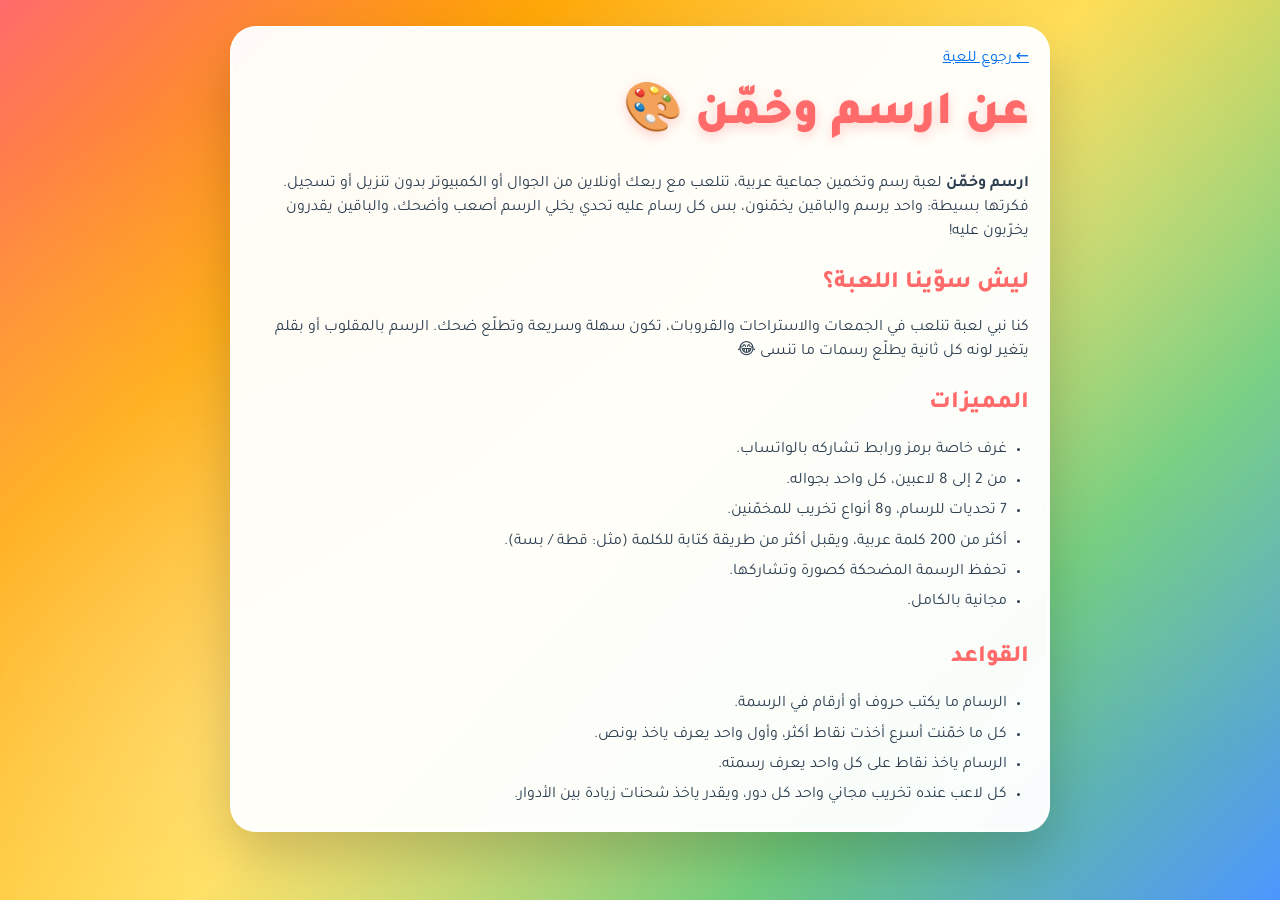
<file: about.html>
<!DOCTYPE html>
<html lang="ar" dir="rtl">
<head>
  <meta charset="UTF-8">
  <meta name="viewport" content="width=device-width, initial-scale=1.0">
  <title>عن اللعبة | ارسم وخمّن</title>
  <meta name="description" content="تعرّف على لعبة ارسم وخمّن: لعبة رسم وتخمين جماعية أونلاين بالتحديات والتخريب، مجانية وتنلعب من الجوال.">
  <link rel="icon" href="icon.svg" type="image/svg+xml">
  <link href="https://fonts.googleapis.com/css2?family=Tajawal:wght@500;700;800;900&display=swap" rel="stylesheet">
  <link rel="stylesheet" href="css/style.css">
</head>
<body>
  <main class="game-wrapper">
    <article class="glass-card page">
      <p><a href="./">← رجوع للعبة</a></p>
      <h1>عن ارسم وخمّن 🎨</h1>
      <p><b>ارسم وخمّن</b> لعبة رسم وتخمين جماعية عربية، تنلعب مع ربعك أونلاين من الجوال أو الكمبيوتر بدون تنزيل أو تسجيل. فكرتها بسيطة: واحد يرسم والباقين يخمّنون، بس كل رسام عليه تحدي يخلي الرسم أصعب وأضحك، والباقين يقدرون يخرّبون عليه!</p>

      <h2>ليش سوّينا اللعبة؟</h2>
      <p>كنا نبي لعبة تنلعب في الجمعات والاستراحات والقروبات، تكون سهلة وسريعة وتطلّع ضحك. الرسم بالمقلوب أو بقلم يتغير لونه كل ثانية يطلّع رسمات ما تنسى 😂</p>

      <h2>المميزات</h2>
      <ul>
        <li>غرف خاصة برمز ورابط تشاركه بالواتساب.</li>
        <li>من 2 إلى 8 لاعبين، كل واحد بجواله.</li>
        <li>7 تحديات للرسام، و8 أنواع تخريب للمخمّنين.</li>
        <li>أكثر من 200 كلمة عربية، ويقبل أكثر من طريقة كتابة للكلمة (مثل: قطة / بسة).</li>
        <li>تحفظ الرسمة المضحكة كصورة وتشاركها.</li>
        <li>مجانية بالكامل.</li>
      </ul>

      <h2>القواعد</h2>
      <ul>
        <li>الرسام ما يكتب حروف أو أرقام في الرسمة.</li>
        <li>كل ما خمّنت أسرع أخذت نقاط أكثر، وأول واحد يعرف ياخذ بونص.</li>
        <li>الرسام ياخذ نقاط على كل واحد يعرف رسمته.</li>
        <li>كل لاعب عنده تخريب مجاني واحد كل دور، ويقدر ياخذ شحنات زيادة بين الأدوار.</li>
      </ul>

    </article>
  </main>
</body>
</html>
</file>
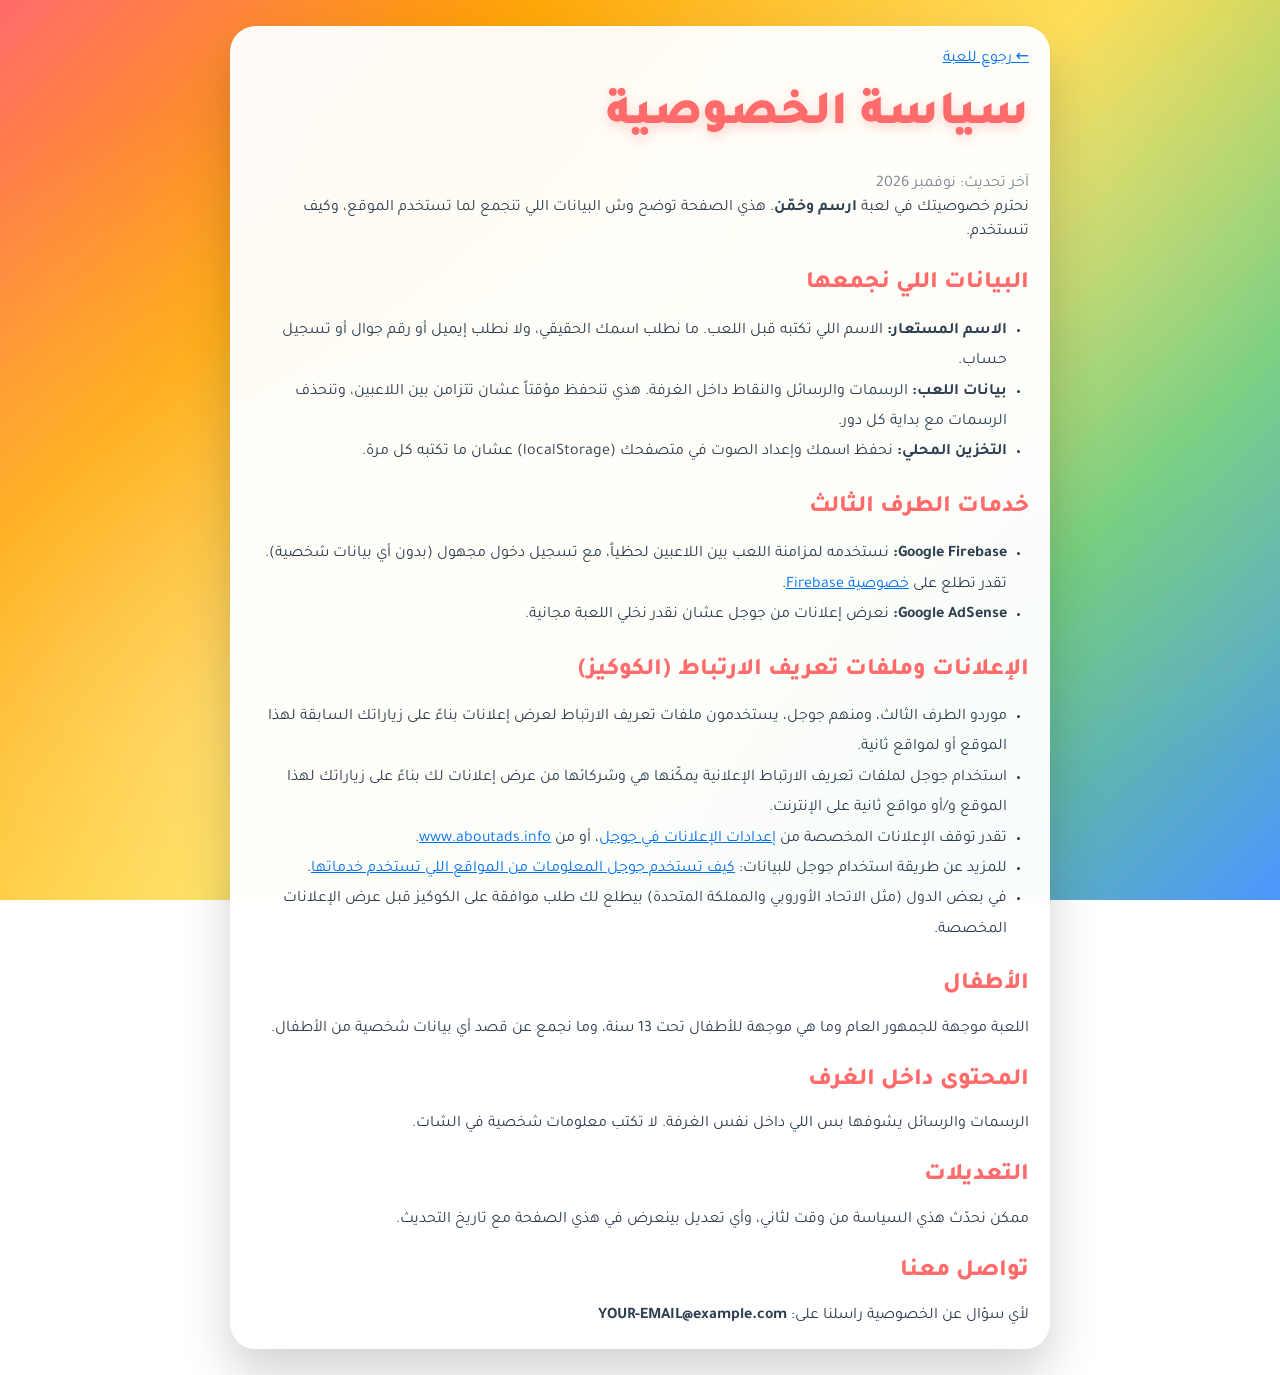
<file: privacy.html>
<!DOCTYPE html>
<html lang="ar" dir="rtl">
<head>
  <meta charset="UTF-8">
  <meta name="viewport" content="width=device-width, initial-scale=1.0">
  <title>سياسة الخصوصية | ارسم وخمّن</title>
  <meta name="description" content="سياسة الخصوصية للعبة ارسم وخمّن: وش البيانات اللي نجمعها وكيف نستخدمها، والإعلانات وملفات تعريف الارتباط.">
  <link rel="icon" href="icon.svg" type="image/svg+xml">
  <link href="https://fonts.googleapis.com/css2?family=Tajawal:wght@500;700;800;900&display=swap" rel="stylesheet">
  <link rel="stylesheet" href="css/style.css">
</head>
<body>
  <main class="game-wrapper">
    <article class="glass-card page">
      <p><a href="./">← رجوع للعبة</a></p>
      <h1>سياسة الخصوصية</h1>
      <p class="muted">آخر تحديث: نوفمبر 2026</p>

      <p>نحترم خصوصيتك في لعبة <b>ارسم وخمّن</b>. هذي الصفحة توضح وش البيانات اللي تنجمع لما تستخدم الموقع، وكيف تنستخدم.</p>

      <h2>البيانات اللي نجمعها</h2>
      <ul>
        <li><b>الاسم المستعار:</b> الاسم اللي تكتبه قبل اللعب. ما نطلب اسمك الحقيقي، ولا نطلب إيميل أو رقم جوال أو تسجيل حساب.</li>
        <li><b>بيانات اللعب:</b> الرسمات والرسائل والنقاط داخل الغرفة. هذي تنحفظ مؤقتاً عشان تتزامن بين اللاعبين، وتنحذف الرسمات مع بداية كل دور.</li>
        <li><b>التخزين المحلي:</b> نحفظ اسمك وإعداد الصوت في متصفحك (localStorage) عشان ما تكتبه كل مرة.</li>
      </ul>

      <h2>خدمات الطرف الثالث</h2>
      <ul>
        <li><b>Google Firebase:</b> نستخدمه لمزامنة اللعب بين اللاعبين لحظياً، مع تسجيل دخول مجهول (بدون أي بيانات شخصية). تقدر تطلع على <a href="https://firebase.google.com/support/privacy" target="_blank" rel="noopener">خصوصية Firebase</a>.</li>
        <li><b>Google AdSense:</b> نعرض إعلانات من جوجل عشان نقدر نخلي اللعبة مجانية.</li>
      </ul>

      <h2>الإعلانات وملفات تعريف الارتباط (الكوكيز)</h2>
      <ul>
        <li>موردو الطرف الثالث، ومنهم جوجل، يستخدمون ملفات تعريف الارتباط لعرض إعلانات بناءً على زياراتك السابقة لهذا الموقع أو لمواقع ثانية.</li>
        <li>استخدام جوجل لملفات تعريف الارتباط الإعلانية يمكّنها هي وشركائها من عرض إعلانات لك بناءً على زياراتك لهذا الموقع و/أو مواقع ثانية على الإنترنت.</li>
        <li>تقدر توقف الإعلانات المخصصة من <a href="https://www.google.com/settings/ads" target="_blank" rel="noopener">إعدادات الإعلانات في جوجل</a>، أو من <a href="https://www.aboutads.info/choices/" target="_blank" rel="noopener">www.aboutads.info</a>.</li>
        <li>للمزيد عن طريقة استخدام جوجل للبيانات: <a href="https://policies.google.com/technologies/partner-sites" target="_blank" rel="noopener">كيف تستخدم جوجل المعلومات من المواقع اللي تستخدم خدماتها</a>.</li>
        <li>في بعض الدول (مثل الاتحاد الأوروبي والمملكة المتحدة) بيطلع لك طلب موافقة على الكوكيز قبل عرض الإعلانات المخصصة.</li>
      </ul>

      <h2>الأطفال</h2>
      <p>اللعبة موجهة للجمهور العام وما هي موجهة للأطفال تحت 13 سنة، وما نجمع عن قصد أي بيانات شخصية من الأطفال.</p>

      <h2>المحتوى داخل الغرف</h2>
      <p>الرسمات والرسائل يشوفها بس اللي داخل نفس الغرفة. لا تكتب معلومات شخصية في الشات.</p>

      <h2>التعديلات</h2>
      <p>ممكن نحدّث هذي السياسة من وقت لثاني، وأي تعديل بينعرض في هذي الصفحة مع تاريخ التحديث.</p>

      <h2>تواصل معنا</h2>
      <p>لأي سؤال عن الخصوصية راسلنا على: <b>YOUR-EMAIL@example.com</b></p>
    </article>
  </main>
</body>
</html>
</file>
<file: css/style.css>
* { margin: 0; padding: 0; box-sizing: border-box; -webkit-tap-highlight-color: transparent; }
[hidden] { display: none !important; }
:root {
  --red: #FF6B6B; --red2: #FF4757; --orange: #FFA500; --yellow: #FFD93D; --green: #6BCB77; --blue: #4D96FF;
  --ink: #2C3E50; --muted: #7a8794; --line: #E6E8EB; --card: rgba(255, 255, 255, 0.96);
}
html { -webkit-text-size-adjust: 100%; }
body {
  font-family: 'Tajawal', system-ui, -apple-system, 'Segoe UI', sans-serif;
  background: linear-gradient(135deg, #FF6B6B 0%, #FFA500 25%, #FFD93D 50%, #6BCB77 75%, #4D96FF 100%) fixed;
  min-height: 100vh; min-height: 100dvh;
  padding: 12px; padding-bottom: max(12px, env(safe-area-inset-bottom));
  color: var(--ink); overflow-x: hidden;
}
body::before {
  content: ''; position: fixed; inset: 0; pointer-events: none; z-index: 0;
  background-image: radial-gradient(circle at 20% 80%, rgba(255,255,255,.3) 0%, transparent 50%), radial-gradient(circle at 80% 20%, rgba(255,255,255,.2) 0%, transparent 50%);
}
.game-wrapper { max-width: 1280px; margin: 0 auto; position: relative; z-index: 1; }
.glass-card {
  background: var(--card); backdrop-filter: blur(10px); border-radius: 26px; padding: 18px;
  border: 3px solid rgba(255,255,255,.6); box-shadow: 0 24px 50px rgba(0,0,0,.18);
  animation: slideUp .45s ease-out;
}
@keyframes slideUp { from { opacity: 0; transform: translateY(24px); } to { opacity: 1; transform: none; } }
h1 { font-size: 2.3rem; font-weight: 900; color: var(--red); text-shadow: 0 4px 12px rgba(255,107,107,.3); }
h2 { font-size: 1.5rem; font-weight: 800; margin: 8px 0; }
h3 { font-size: 1.15rem; font-weight: 800; margin: 4px 0 10px; }
p { line-height: 1.5; }
.muted { color: var(--muted); }
.small { font-size: .85rem; }
.text-center { text-align: center; }
.emoji-huge { font-size: 3.4rem; display: block; margin: 6px 0; }
code { background: #f1f3f5; padding: 1px 6px; border-radius: 6px; direction: ltr; display: inline-block; }

/* أزرار */
.btn {
  border: 3px solid transparent; border-radius: 18px; padding: 11px 18px; font-size: 1rem; font-weight: 800;
  cursor: pointer; font-family: inherit; display: inline-flex; align-items: center; justify-content: center; gap: 8px;
  box-shadow: 0 6px 16px rgba(0,0,0,.15); min-height: 46px; user-select: none; -webkit-user-select: none;
  transition: transform .15s, opacity .2s, box-shadow .2s; color: var(--ink); background: #fff;
}
.btn:active:not(:disabled) { transform: scale(.95); }
.btn:disabled { opacity: .4; cursor: not-allowed; }
.btn-block { width: 100%; }
.btn.big { font-size: 1.2rem; min-height: 56px; }
.btn-primary { background: linear-gradient(135deg, #FF6B6B, #FF4757); color: #fff; }
.btn-secondary { background: linear-gradient(135deg, #FFD93D, #FFA500); color: var(--ink); }
.btn-success { background: linear-gradient(135deg, #6BCB77, #4CAF50); color: #fff; }
.btn-info { background: linear-gradient(135deg, #4D96FF, #0070F3); color: #fff; }
.btn-whatsapp { background: linear-gradient(135deg, #25D366, #128C7E); color: #fff; }
.btn-outline { background: #fff; border-color: var(--red); color: var(--red); }
.btn-ghost { background: rgba(0,0,0,.05); box-shadow: none; min-height: 42px; padding: 6px 10px; font-size: 1.2rem; }
.btn-link { background: none; box-shadow: none; color: var(--muted); text-decoration: underline; margin-top: 10px; }
.btn-sab { background: linear-gradient(135deg, #A855F7, #EC4899); color: #fff; font-size: 1.05rem; }

/* حقول */
.input-modern {
  width: 100%; padding: 12px 16px; background: #fff; border: 3px solid var(--line); border-radius: 18px;
  font-size: 1.05rem; font-family: inherit; color: var(--ink); font-weight: 700; transition: border-color .2s, box-shadow .2s;
}
.input-modern:focus { outline: none; border-color: var(--red); box-shadow: 0 0 0 4px rgba(255,107,107,.15); }
.input-modern:disabled { background: #f5f5f5; }
.field-label { display: block; text-align: right; font-weight: 800; margin: 14px 4px 6px; }
.code-input { text-align: center; letter-spacing: 6px; font-size: 1.3rem; text-transform: uppercase; }
.row { display: flex; gap: 8px; }
.shake { animation: shake .4s; }
@keyframes shake { 25% { transform: translateX(-6px); } 50% { transform: translateX(6px); } 75% { transform: translateX(-4px); } }

/* البداية */
.home-card { max-width: 480px; margin: 20px auto; }
.home-card .btn-block { margin-top: 14px; }
.tagline { color: var(--red); font-weight: 800; margin-top: 4px; }
.or { display: flex; align-items: center; gap: 10px; margin: 18px 0 10px; color: var(--muted); font-size: .9rem; }
.or::before, .or::after { content: ''; flex: 1; height: 2px; background: var(--line); }
.join-invite { margin-top: 16px; padding: 14px; border-radius: 18px; background: rgba(107,203,119,.12); border: 2px dashed var(--green); }
.code-pill { background: var(--ink); color: #fff; padding: 2px 10px; border-radius: 10px; letter-spacing: 3px; direction: ltr; display: inline-block; }
.alert { background: #FFF1F0; border: 2px solid #FFB3AE; color: #C0392B; padding: 10px; border-radius: 14px; margin-top: 12px; font-weight: 700; }
.local-banner { background: #FFF8E1; border: 2px dashed #F5B700; border-radius: 16px; padding: 10px 12px; margin: 12px 0; font-size: .85rem; text-align: right; line-height: 1.6; }

/* اللوبي */
.lobby { max-width: 900px; margin: 0 auto; display: grid; gap: 12px; }
.lobby-head { display: flex; align-items: center; justify-content: space-between; }
.room-code { font-size: 2.6rem; font-weight: 900; letter-spacing: 8px; color: var(--ink); font-family: ui-monospace, 'Courier New', monospace; }
.share-row { display: flex; gap: 8px; justify-content: center; flex-wrap: wrap; margin-top: 10px; }
.lobby-grid { display: grid; gap: 12px; grid-template-columns: 1fr; }
@media (min-width: 760px) { .lobby-grid { grid-template-columns: 1.2fr 1fr; } }
.player-item {
  display: flex; align-items: center; gap: 10px; padding: 10px 12px; margin: 8px 0; border-radius: 18px;
  background: linear-gradient(135deg, rgba(255,107,107,.12), rgba(255,165,0,.12)); border: 2px solid rgba(255,107,107,.25);
}
.player-item.me { border-color: var(--blue); background: rgba(77,150,255,.1); }
.player-avatar {
  width: 44px; height: 44px; border-radius: 50%; display: flex; align-items: center; justify-content: center;
  font-size: 1.2rem; font-weight: 900; color: #fff; flex-shrink: 0; box-shadow: 0 4px 10px rgba(0,0,0,.15);
}
.player-avatar.sm { width: 34px; height: 34px; font-size: .95rem; }
.player-name { flex: 1; font-weight: 800; }
.you { color: var(--muted); font-weight: 600; font-size: .8em; }
.btn-remove { background: none; border: none; font-size: 1.3rem; color: var(--red); cursor: pointer; padding: 4px 8px; }
.empty, .waiting { text-align: center; color: var(--muted); padding: 16px; font-weight: 700; }
.setting { display: flex; justify-content: space-between; align-items: center; margin: 10px 0; font-weight: 800; }
.setting select { font-family: inherit; font-size: 1rem; font-weight: 700; padding: 8px 12px; border-radius: 12px; border: 2px solid var(--line); background: #fff; }
.sab-card { margin: 14px 0; padding: 12px; border-radius: 18px; background: linear-gradient(135deg, rgba(168,85,247,.1), rgba(236,72,153,.1)); border: 2px dashed #A855F7; }
.sab-card .btn { margin-top: 8px; }

/* اللعب */
.game { display: grid; gap: 10px; }
.topbar { display: flex; align-items: center; gap: 10px; padding: 8px 12px; border-radius: 20px; }
.round-info { font-size: .9rem; white-space: nowrap; }
.word-hint { flex: 1; text-align: center; font-size: 1.35rem; min-height: 1.6em; }
.word-hint .muted { font-size: 1rem; }
.word-full { color: var(--red); }
.hint-letters { display: inline-flex; gap: 4px; direction: rtl; align-items: flex-end; }
.hint-letters .blank { display: inline-block; min-width: 14px; border-bottom: 3px solid var(--ink); color: transparent; line-height: 1; }
.hint-letters .hl { display: inline-block; min-width: 14px; border-bottom: 3px solid var(--red); color: var(--red); font-weight: 900; line-height: 1; }
.hint-letters .gap { width: 14px; }
.word-hint sub { font-size: .7rem; color: var(--muted); margin-right: 6px; }
.timer-ring { width: 54px; height: 54px; border-radius: 50%; display: flex; align-items: center; justify-content: center; flex-shrink: 0; background: #E0E0E0; }
.timer-ring.urgent { animation: pulse .6s infinite alternate; }
@keyframes pulse { to { transform: scale(1.08); } }
.timer-ring-inner { width: 44px; height: 44px; border-radius: 50%; background: #fff; display: flex; align-items: center; justify-content: center; font-weight: 900; font-size: 1.15rem; color: var(--red); }

.game-main { display: grid; gap: 10px; grid-template-columns: 1fr; }
.board-col { display: grid; gap: 10px; align-content: start; min-width: 0; }
.board-wrap { position: relative; background: #fff; border-radius: 22px; padding: 6px; box-shadow: 0 14px 30px rgba(0,0,0,.18); border: 3px solid #fff; }
.board-wrap.can-draw { border-color: var(--green); }
#board { display: block; width: 100%; aspect-ratio: 4 / 3; background: #fff; border-radius: 16px; touch-action: none; cursor: default; }
.board-wrap.can-draw #board { cursor: crosshair; }
.twist-badge {
  position: absolute; top: 12px; right: 12px; z-index: 2; pointer-events: none;
  background: linear-gradient(135deg, #FF6B6B, #FFD93D); color: #fff; font-weight: 800; padding: 4px 12px; border-radius: 14px; font-size: .9rem;
  box-shadow: 0 4px 12px rgba(255,107,107,.35);
}
.twist-badge[hidden] { display: none; }
.blind { position: absolute; inset: 6px; border-radius: 16px; background: #1b1b1b; color: #fff; display: flex; align-items: center; justify-content: center; font-size: 5rem; z-index: 3; pointer-events: none; }
.blind[hidden] { display: none; }
.board-overlay { position: absolute; inset: 6px; border-radius: 16px; background: rgba(255,255,255,.88); backdrop-filter: blur(3px); display: flex; align-items: center; justify-content: center; z-index: 4; padding: 12px; overflow: auto; }
.board-overlay[hidden] { display: none; }
.ov-card { text-align: center; max-width: 440px; width: 100%; animation: slideUp .35s ease-out; }
.ov-card.results { background: none; }
@media (max-width: 600px) {
  .board-overlay { padding: 8px; }
  .ov-card h2 { font-size: 1.2rem; margin: 4px 0; }
  .ov-card .emoji-huge { font-size: 2.4rem; margin: 0; }
  .the-word { font-size: 1.5rem; margin: 0 0 4px; }
  .res-row { padding: 3px 8px; margin: 2px 0; font-size: .85rem; }
  .sab-reveal { margin: 4px 0; padding: 4px; font-size: .85rem; }
  .ov-actions { margin: 4px 0 0; }
  .ov-actions .btn { min-height: 38px; padding: 4px 12px; font-size: .9rem; }
  .twist-card { padding: 8px 10px; margin: 6px 0; }
  .tw-emoji { font-size: 1.8rem; }
  .choices .btn { min-height: 42px; font-size: .95rem; }
  .ov-card p { font-size: .85rem; }
}
.twist-card { display: flex; gap: 12px; align-items: center; text-align: right; background: linear-gradient(135deg, #4D96FF, #0070F3); color: #fff; padding: 12px 14px; border-radius: 18px; margin: 10px 0; }
.twist-card p { color: rgba(255,255,255,.9); font-size: .9rem; }
.tw-emoji { font-size: 2.3rem; }
.choices { display: grid; gap: 8px; grid-template-columns: repeat(3, 1fr); margin-top: 10px; }
.choices .btn { font-size: 1.05rem; padding: 12px 6px; }
.the-word { font-size: 2.2rem; color: var(--red); font-weight: 900; margin: 0 0 8px; }
.res-row { display: flex; align-items: center; gap: 8px; padding: 6px 10px; background: rgba(107,203,119,.12); border-radius: 12px; margin: 4px 0; font-weight: 700; }
.res-row b { margin-right: auto; color: #2E7D32; }
.res-row .dot { width: 12px; height: 12px; border-radius: 50%; }
.sab-reveal { margin: 10px 0; padding: 8px; border-radius: 12px; background: rgba(168,85,247,.12); font-weight: 700; }
.ov-actions { margin: 10px 0 4px; display: flex; justify-content: center; gap: 8px; }
.flash {
  position: absolute; inset: 0; display: flex; align-items: center; justify-content: center; text-align: center; z-index: 5; pointer-events: none;
  font-size: 1.8rem; font-weight: 900; color: #fff; text-shadow: 0 3px 12px rgba(0,0,0,.5); background: rgba(168,85,247,.35); border-radius: 22px;
  animation: flash 1.8s ease-out forwards;
}
@keyframes flash { 0% { opacity: 0; transform: scale(.7); } 15% { opacity: 1; transform: scale(1.05); } 80% { opacity: 1; } 100% { opacity: 0; } }

.tools { padding: 10px 12px; border-radius: 20px; }
.palette { display: flex; flex-wrap: wrap; gap: 6px; justify-content: center; }
.palette.locked, .sizes.locked { opacity: .3; pointer-events: none; }
.swatch { width: 30px; height: 30px; border-radius: 50%; border: 3px solid #fff; box-shadow: 0 0 0 2px var(--line); cursor: pointer; }
.swatch.on { box-shadow: 0 0 0 3px var(--ink); transform: scale(1.12); }
.tool-row { display: flex; gap: 8px; justify-content: center; align-items: center; margin-top: 8px; flex-wrap: wrap; }
.sizes { display: flex; gap: 6px; }
.size-btn { width: 44px; height: 44px; border-radius: 14px; border: 2px solid var(--line); background: #fff; display: flex; align-items: center; justify-content: center; cursor: pointer; }
.size-btn i { display: block; background: var(--ink); border-radius: 50%; }
.size-btn.on { border-color: var(--ink); background: #f3f4f6; }
.btn.tool { min-height: 44px; padding: 6px 12px; font-size: 1.2rem; }
.btn.tool.on { background: var(--ink); }
.sab-bar { display: flex; gap: 10px; align-items: center; justify-content: center; flex-wrap: wrap; text-align: center; }
.sab-info { font-weight: 700; color: var(--muted); font-size: .9rem; }

.players-panel { padding: 8px; display: flex; gap: 6px; overflow-x: auto; border-radius: 20px; }
.pp { display: flex; align-items: center; gap: 8px; padding: 6px 10px; border-radius: 14px; background: rgba(0,0,0,.03); border: 2px solid transparent; flex-shrink: 0; min-width: 130px; }
.pp.me { border-color: rgba(77,150,255,.5); }
.pp.guessed { background: rgba(107,203,119,.2); }
.pp.drawing { background: rgba(255,165,0,.18); }
.pp.off { opacity: .45; }
.pp-rank { font-size: .75rem; color: var(--muted); font-weight: 800; }
.pp-info { flex: 1; min-width: 0; }
.pp-name { font-weight: 800; font-size: .9rem; white-space: nowrap; overflow: hidden; text-overflow: ellipsis; }
.pp-score { font-size: .8rem; color: var(--muted); font-weight: 700; }
.gain { color: #2E7D32; font-weight: 900; }

.chat-panel { display: flex; flex-direction: column; padding: 10px; border-radius: 20px; height: 260px; }
.chat-log { flex: 1; overflow-y: auto; display: flex; flex-direction: column; gap: 3px; padding: 2px 2px 8px; }
.msg { font-size: .92rem; padding: 4px 8px; border-radius: 10px; word-break: break-word; }
.msg:nth-child(odd) { background: rgba(0,0,0,.025); }
.msg.sys { color: var(--muted); font-size: .82rem; text-align: center; background: none; }
.msg.local { background: #FFF8E1; color: #8a6d00; font-weight: 700; }
.msg.correct { background: rgba(107,203,119,.2); color: #2E7D32; }
.msg.gchat { background: rgba(107,203,119,.08); color: #2E7D32; }
.chat-form { display: flex; gap: 6px; }
.chat-form .input-modern { padding: 10px 12px; font-size: 1rem; border-radius: 14px; }
.chat-form .btn { min-width: 52px; padding: 8px; transform: scaleX(-1); }

@media (min-width: 980px) {
  body { padding: 16px; }
  .game-main { grid-template-columns: 210px minmax(0, 1fr) 290px; align-items: start; }
  .players-panel { flex-direction: column; overflow: visible; }
  .pp { min-width: 0; }
  .chat-panel { height: calc(100vh - 140px); max-height: 760px; position: sticky; top: 16px; }
  .word-hint { font-size: 1.6rem; }
  .timer-ring { width: 64px; height: 64px; }
  .timer-ring-inner { width: 52px; height: 52px; font-size: 1.35rem; }
  h1 { font-size: 3rem; }
}

/* نهاية اللعبة */
.gameover { max-width: 560px; margin: 10px auto; }
.podium { display: flex; justify-content: center; align-items: flex-end; gap: 10px; margin: 18px 0 10px; }
.pod { display: flex; flex-direction: column; align-items: center; gap: 4px; width: 30%; }
.pod.empty { visibility: hidden; }
.pod-name { font-weight: 800; font-size: .95rem; max-width: 100%; overflow: hidden; text-overflow: ellipsis; white-space: nowrap; }
.pod-block { width: 100%; border-radius: 16px 16px 6px 6px; color: #fff; font-weight: 900; padding: 8px 0; font-size: 1.1rem; line-height: 1.3; }
.pod-1 .pod-block { height: 120px; background: linear-gradient(180deg, #FFD93D, #FFA500); }
.pod-2 .pod-block { height: 90px; background: linear-gradient(180deg, #CFD8DC, #90A4AE); }
.pod-3 .pod-block { height: 70px; background: linear-gradient(180deg, #FFAB91, #D84315); }
.pod-1 .player-avatar { width: 58px; height: 58px; font-size: 1.5rem; }
.score-item { display: flex; justify-content: space-between; padding: 8px 14px; margin: 6px 0; border-radius: 14px; background: rgba(77,150,255,.08); font-weight: 700; }
#goActions { margin: 14px 0; }

/* تنبيهات */
#toasts { position: fixed; top: 12px; left: 50%; transform: translateX(-50%); z-index: 9999; display: flex; flex-direction: column; gap: 8px; align-items: center; pointer-events: none; width: min(92vw, 420px); }
.toast { background: var(--ink); color: #fff; padding: 10px 16px; border-radius: 14px; font-weight: 700; box-shadow: 0 10px 24px rgba(0,0,0,.25); animation: slideUp .25s; text-align: center; transition: opacity .3s, transform .3s; }
.toast.ok { background: #2E7D32; }
.toast.warn { background: #E67E22; }
.toast.info { background: #0070F3; }
.toast.sab { background: linear-gradient(135deg, #A855F7, #EC4899); }
.toast.out { opacity: 0; transform: translateY(-10px); }

.confetti { position: fixed; top: -40px; pointer-events: none; z-index: 9998; font-size: 1.6rem; animation: fall 3s ease-out forwards; }
@keyframes fall { to { transform: translateY(105vh) rotate(360deg); opacity: 0; } }
.bounce { animation: bounce 2s ease-in-out infinite; }
@keyframes bounce { 50% { transform: translateY(-10px); } }
.float { animation: bounce 3s ease-in-out infinite; }
.spin { animation: spin 1.4s linear infinite; display: inline-block; }
@keyframes spin { to { transform: rotate(360deg); } }

/* الإعلان التجريبي */
.fake-ad { position: fixed; inset: 0; background: rgba(0,0,0,.75); z-index: 10000; display: flex; align-items: center; justify-content: center; padding: 20px; }
.fake-ad-box { background: #fff; border-radius: 24px; padding: 26px; text-align: center; max-width: 360px; width: 100%; position: relative; }
.fake-ad-tag { position: absolute; top: 10px; right: 12px; background: #F5B700; color: #000; font-size: .75rem; font-weight: 800; padding: 2px 8px; border-radius: 8px; }
.fake-ad-emoji { font-size: 3.5rem; }
.fake-ad-box p { color: var(--muted); font-size: .9rem; margin: 6px 0 12px; }
.fake-ad-count { font-size: 2rem; font-weight: 900; color: var(--red); margin-bottom: 8px; }

/* محتوى الصفحة (SEO) */
.seo { max-width: 900px; margin: 22px auto 0; display: grid; gap: 14px; position: relative; z-index: 1; }
.seo[hidden] { display: none; }
.seo h2 { color: var(--red); }
.seo ul, .seo ol { padding-right: 22px; line-height: 1.9; }
.seo .grid { display: grid; gap: 10px; grid-template-columns: repeat(auto-fit, minmax(190px, 1fr)); }
.seo .tile { background: rgba(77,150,255,.08); border-radius: 16px; padding: 12px; }
.seo .tile b { display: block; margin-bottom: 2px; }
.seo details { background: rgba(0,0,0,.03); border-radius: 14px; padding: 10px 14px; margin: 8px 0; }
.seo summary { font-weight: 800; cursor: pointer; }
.site-footer { text-align: center; margin: 22px auto 8px; position: relative; z-index: 1; font-weight: 700; }
.site-footer a { color: #fff; margin: 0 8px; text-shadow: 0 1px 4px rgba(0,0,0,.3); }
body.in-room .site-footer { display: none; }

/* صفحات نصية */
.page { max-width: 820px; margin: 10px auto; line-height: 1.9; }
.page h1 { margin-bottom: 10px; }
.page h2 { color: var(--red); margin-top: 18px; }
.page ul { padding-right: 22px; }
.page a { color: #0070F3; }
</file>
